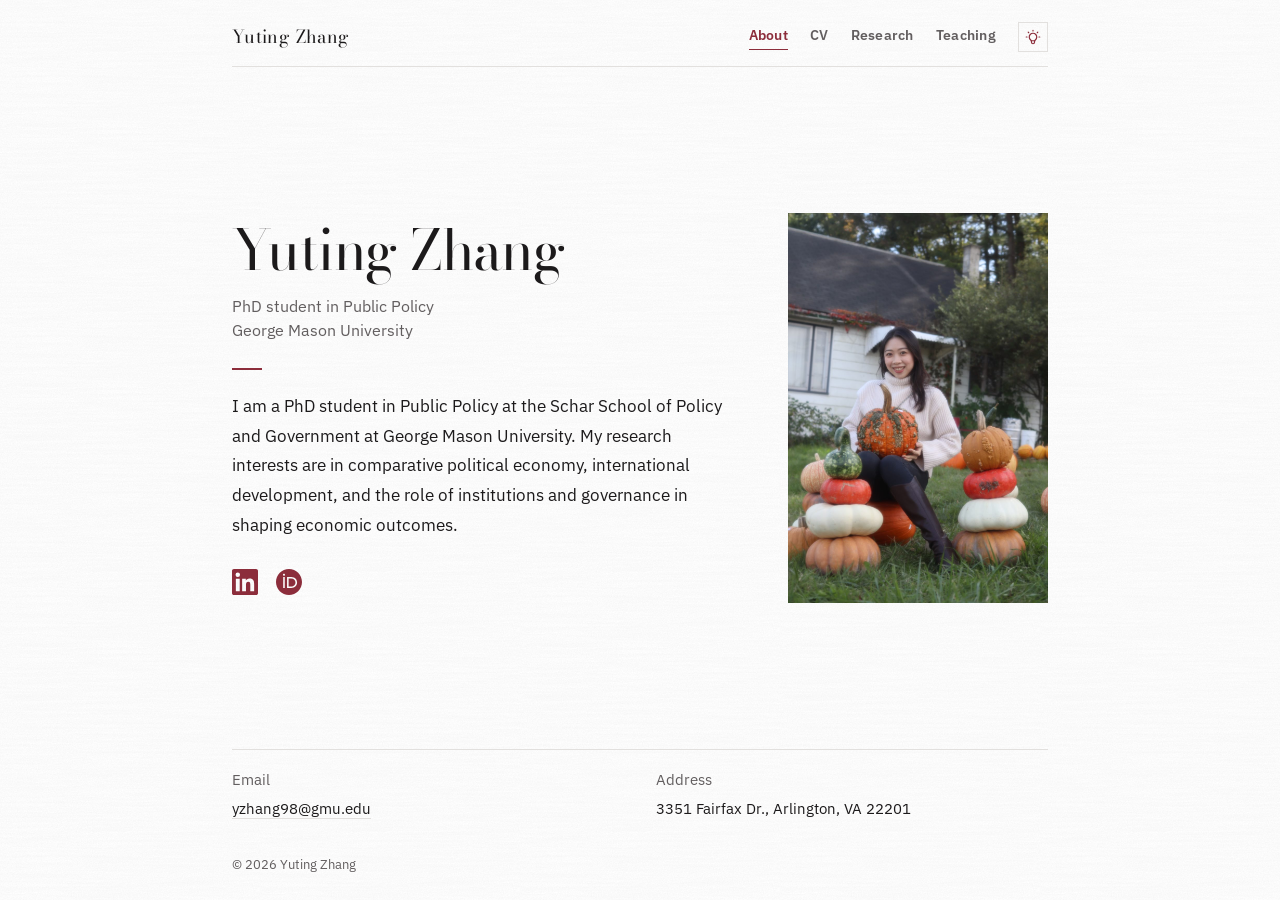
<file: index.html>
<!doctype html>
<html lang="en">
<head>
  <meta charset="utf-8">
  <meta name="viewport" content="width=device-width, initial-scale=1">
  <title>Yuting Zhang</title>
  <meta name="description" content="Yuting Zhang is a PhD student in Public Policy at George Mason University. Her research interests are in comparative political economy and international development.">
  <meta name="theme-color" content="#FFFFFF">
  <link rel="icon" href="data:image/svg+xml,%3Csvg xmlns='http://www.w3.org/2000/svg' viewBox='0 0 32 32'%3E%3Crect width='32' height='32' fill='%238C2D3B'/%3E%3Ctext x='16' y='23' font-family='Georgia,serif' font-size='20' text-anchor='middle' fill='%23fff'%3EY%3C/text%3E%3C/svg%3E">

  <script>
    (function () {
      var t;
      try { t = localStorage.getItem('theme'); } catch (e) {}
      if (t !== 'light' && t !== 'dark') {
        t = window.matchMedia && matchMedia('(prefers-color-scheme: dark)').matches ? 'dark' : 'light';
      }
      document.documentElement.setAttribute('data-theme', t);
    })();
  </script>

  <link rel="preconnect" href="https://fonts.googleapis.com">
  <link rel="preconnect" href="https://fonts.gstatic.com" crossorigin>
  <link href="https://fonts.googleapis.com/css2?family=Bodoni+Moda:wght@400;500&family=IBM+Plex+Sans:wght@400;500;600&display=swap" rel="stylesheet">
  <link rel="stylesheet" href="style.css">

  <script type="application/ld+json">
    {
      "@context": "https://schema.org",
      "@type": "Person",
      "name": "Yuting Zhang",
      "url": "https://yutingzhang6120.github.io/",
      "jobTitle": "PhD student in Public Policy",
      "affiliation": { "@type": "CollegeOrUniversity", "name": "George Mason University" },
      "sameAs": [
        "https://orcid.org/0009-0001-0709-4981",
        "https://www.linkedin.com/in/yuting-zhang-998622172"
      ]
    }
  </script>
</head>
<body>
  <div class="wrap">

    <header class="top">
      <a class="brand" href="./">Yuting Zhang</a>
      <nav class="nav" aria-label="Primary">
        <a href="./" aria-current="page">About</a>
        <a href="cv.html">CV</a>
        <a href="research.html">Research</a>
        <a href="teaching.html">Teaching</a>
      </nav>
      <button id="theme-toggle" class="lamp" type="button" aria-label="Switch to dark mode" title="Switch light / dark">
        <svg viewBox="0 0 24 24" width="18" height="18" fill="none" stroke="currentColor" stroke-width="1.6" stroke-linecap="round" stroke-linejoin="round" aria-hidden="true">
          <g class="rays"><path d="M3 12h1m8-9v1m8 8h1m-15.4-6.4l.7.7m12.1-.7l-.7.7"/></g>
          <path d="M9 16a5 5 0 1 1 6 0a3.5 3.5 0 0 0-1 3a2 2 0 0 1-4 0a3.5 3.5 0 0 0-1-3"/>
          <path d="M9.7 17h4.6"/>
        </svg>
      </button>
    </header>

    <main class="home">
      <section class="hero">
        <div class="intro">
          <h1>Yuting Zhang</h1>
          <p class="role">PhD student in Public Policy<br>George Mason University</p>
          <span class="bar" aria-hidden="true"></span>
          <p class="bio">I am a PhD student in Public Policy at the Schar School of Policy and Government at George Mason University. My research interests are in comparative political economy, international development, and the role of institutions and governance in shaping economic outcomes.</p>
          <p class="links">
            <a class="icon-link" href="https://www.linkedin.com/in/yuting-zhang-998622172" target="_blank" rel="noopener noreferrer" aria-label="Yuting Zhang on LinkedIn" title="LinkedIn">
              <svg viewBox="0 0 24 24" width="26" height="26" fill="currentColor" aria-hidden="true"><path d="M20.447 20.452h-3.554v-5.569c0-1.328-.027-3.037-1.852-3.037-1.853 0-2.136 1.445-2.136 2.939v5.667H9.351V9h3.414v1.561h.046c.477-.9 1.637-1.85 3.37-1.85 3.601 0 4.267 2.37 4.267 5.455v6.286zM5.337 7.433a2.062 2.062 0 0 1-2.063-2.065 2.064 2.064 0 1 1 2.063 2.065zm1.782 13.019H3.555V9h3.564v11.452zM22.225 0H1.771C.792 0 0 .774 0 1.729v20.542C0 23.227.792 24 1.771 24h20.451C23.2 24 24 23.227 24 22.271V1.729C24 .774 23.2 0 22.222 0h.003z"/></svg>
            </a>
            <a class="icon-link" href="https://orcid.org/0009-0001-0709-4981" target="_blank" rel="noopener noreferrer me" aria-label="Yuting Zhang on ORCID" title="ORCID 0009-0001-0709-4981">
              <svg viewBox="0 0 24 24" width="26" height="26" fill="currentColor" aria-hidden="true"><path d="M12 0C5.372 0 0 5.372 0 12s5.372 12 12 12 12-5.372 12-12S18.628 0 12 0zM7.369 4.378c.525 0 .947.431.947.947s-.422.947-.947.947a.95.95 0 0 1-.947-.947c0-.525.422-.947.947-.947zm-.722 3.038h1.444v10.041H6.647V7.416zm3.562 0h3.9c3.712 0 5.344 2.653 5.344 5.025 0 2.578-2.016 5.025-5.325 5.025h-3.919V7.416zm1.444 1.303v7.444h2.297c3.272 0 4.022-2.484 4.022-3.722 0-2.016-1.284-3.722-4.097-3.722h-2.222z"/></svg>
            </a>
          </p>
        </div>
        <img class="portrait" src="yuting.jpg" width="1000" height="1500" alt="Yuting Zhang holding a pumpkin at a pumpkin patch">
      </section>

      <section class="contact" aria-label="Contact">
        <div>
          <h2>Email</h2>
          <a href="mailto:yzhang98@gmu.edu">yzhang98@gmu.edu</a>
        </div>
        <div>
          <h2>Address</h2>
          <address>3351 Fairfax Dr., Arlington, VA 22201</address>
        </div>
      </section>
    </main>

    <footer>&copy; 2026 Yuting Zhang</footer>
  </div>

  <script src="script.js"></script>
</body>
</html>
</file>
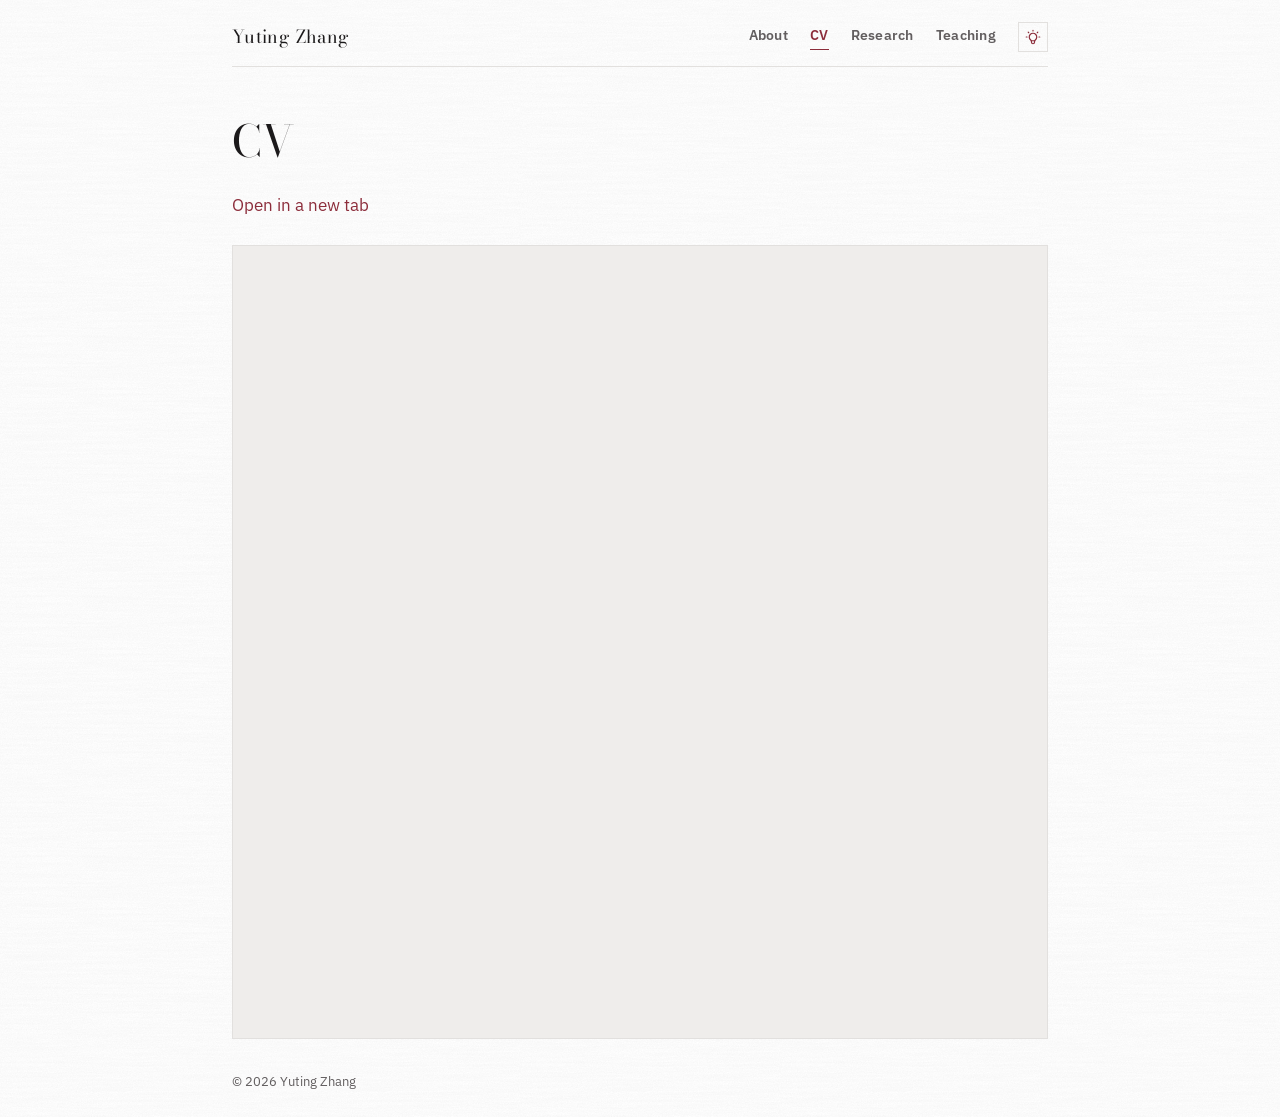
<file: cv.html>
<!doctype html>
<html lang="en">
<head>
  <meta charset="utf-8">
  <meta name="viewport" content="width=device-width, initial-scale=1">
  <title>CV · Yuting Zhang</title>
  <meta name="description" content="Curriculum vitae of Yuting Zhang, PhD student in Public Policy at George Mason University.">
  <meta name="theme-color" content="#FFFFFF">
  <link rel="icon" href="data:image/svg+xml,%3Csvg xmlns='http://www.w3.org/2000/svg' viewBox='0 0 32 32'%3E%3Crect width='32' height='32' fill='%238C2D3B'/%3E%3Ctext x='16' y='23' font-family='Georgia,serif' font-size='20' text-anchor='middle' fill='%23fff'%3EY%3C/text%3E%3C/svg%3E">

  <script>
    (function () {
      var t;
      try { t = localStorage.getItem('theme'); } catch (e) {}
      if (t !== 'light' && t !== 'dark') {
        t = window.matchMedia && matchMedia('(prefers-color-scheme: dark)').matches ? 'dark' : 'light';
      }
      document.documentElement.setAttribute('data-theme', t);
    })();
  </script>

  <link rel="preconnect" href="https://fonts.googleapis.com">
  <link rel="preconnect" href="https://fonts.gstatic.com" crossorigin>
  <link href="https://fonts.googleapis.com/css2?family=Bodoni+Moda:wght@400;500&family=IBM+Plex+Sans:wght@400;500;600&display=swap" rel="stylesheet">
  <link rel="stylesheet" href="style.css">
</head>
<body>
  <div class="wrap">

    <header class="top">
      <a class="brand" href="./">Yuting Zhang</a>
      <nav class="nav" aria-label="Primary">
        <a href="./">About</a>
        <a href="cv.html" aria-current="page">CV</a>
        <a href="research.html">Research</a>
        <a href="teaching.html">Teaching</a>
      </nav>
      <button id="theme-toggle" class="lamp" type="button" aria-label="Switch to dark mode" title="Switch light / dark">
        <svg viewBox="0 0 24 24" width="18" height="18" fill="none" stroke="currentColor" stroke-width="1.6" stroke-linecap="round" stroke-linejoin="round" aria-hidden="true">
          <g class="rays"><path d="M3 12h1m8-9v1m8 8h1m-15.4-6.4l.7.7m12.1-.7l-.7.7"/></g>
          <path d="M9 16a5 5 0 1 1 6 0a3.5 3.5 0 0 0-1 3a2 2 0 0 1-4 0a3.5 3.5 0 0 0-1-3"/>
          <path d="M9.7 17h4.6"/>
        </svg>
      </button>
    </header>

    <main>
      <h1 class="page-title">CV</h1>
      <a class="cv-open" href="Yuting%20Zhang_CV_9th%20Oct,2026.pdf" target="_blank" rel="noopener">Open in a new tab</a>
      <div class="pdf-frame">
        <iframe src="Yuting%20Zhang_CV_9th%20Oct,2026.pdf#view=FitH" title="CV of Yuting Zhang (PDF)" loading="lazy"></iframe>
      </div>
    </main>

    <footer>&copy; 2026 Yuting Zhang</footer>
  </div>

  <script src="script.js"></script>
</body>
</html>
</file>
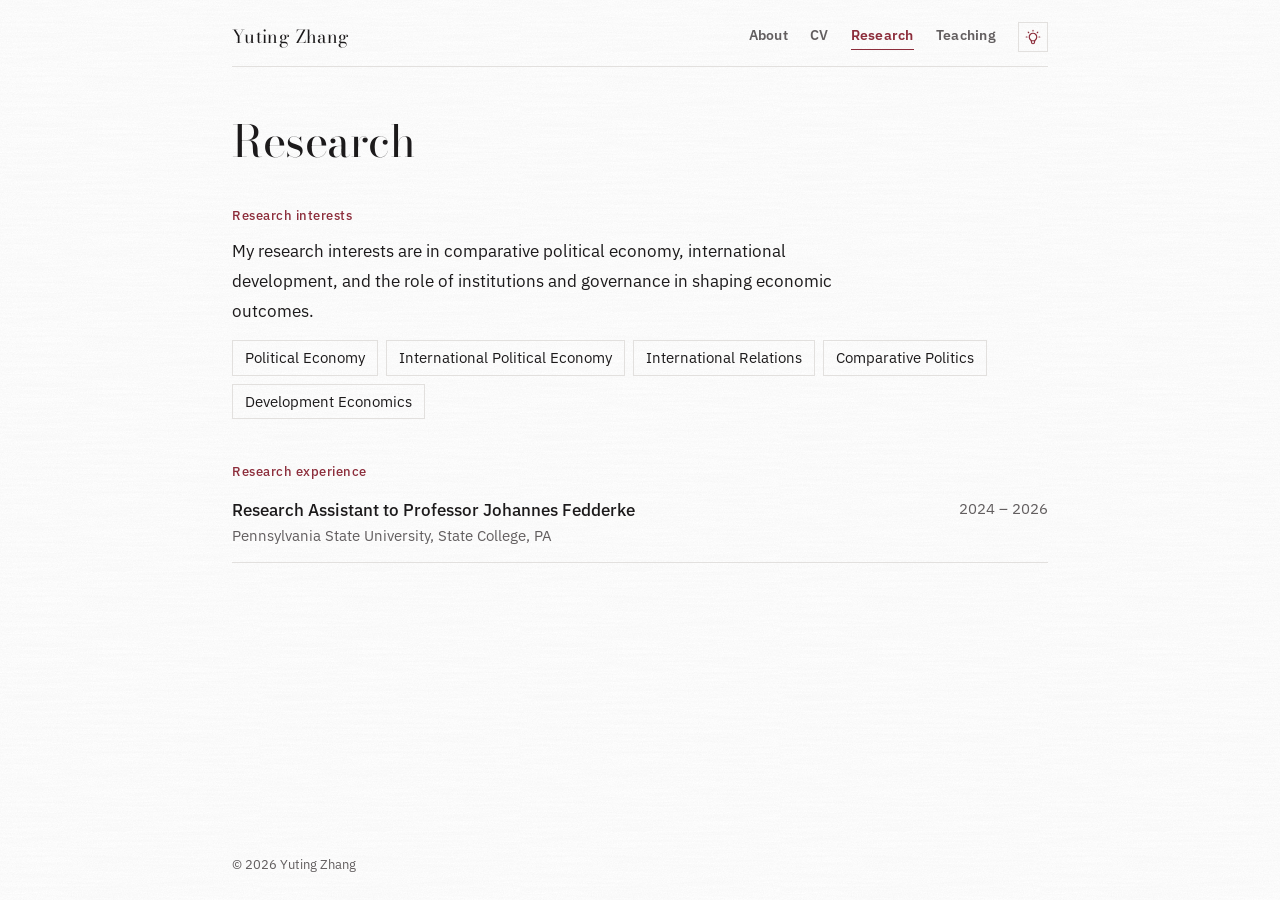
<file: research.html>
<!doctype html>
<html lang="en">
<head>
  <meta charset="utf-8">
  <meta name="viewport" content="width=device-width, initial-scale=1">
  <title>Research · Yuting Zhang</title>
  <meta name="description" content="Research of Yuting Zhang: comparative political economy, international development, and institutions and governance.">
  <meta name="theme-color" content="#FFFFFF">
  <link rel="icon" href="data:image/svg+xml,%3Csvg xmlns='http://www.w3.org/2000/svg' viewBox='0 0 32 32'%3E%3Crect width='32' height='32' fill='%238C2D3B'/%3E%3Ctext x='16' y='23' font-family='Georgia,serif' font-size='20' text-anchor='middle' fill='%23fff'%3EY%3C/text%3E%3C/svg%3E">

  <script>
    (function () {
      var t;
      try { t = localStorage.getItem('theme'); } catch (e) {}
      if (t !== 'light' && t !== 'dark') {
        t = window.matchMedia && matchMedia('(prefers-color-scheme: dark)').matches ? 'dark' : 'light';
      }
      document.documentElement.setAttribute('data-theme', t);
    })();
  </script>

  <link rel="preconnect" href="https://fonts.googleapis.com">
  <link rel="preconnect" href="https://fonts.gstatic.com" crossorigin>
  <link href="https://fonts.googleapis.com/css2?family=Bodoni+Moda:wght@400;500&family=IBM+Plex+Sans:wght@400;500;600&display=swap" rel="stylesheet">
  <link rel="stylesheet" href="style.css">
</head>
<body>
  <div class="wrap">

    <header class="top">
      <a class="brand" href="./">Yuting Zhang</a>
      <nav class="nav" aria-label="Primary">
        <a href="./">About</a>
        <a href="cv.html">CV</a>
        <a href="research.html" aria-current="page">Research</a>
        <a href="teaching.html">Teaching</a>
      </nav>
      <button id="theme-toggle" class="lamp" type="button" aria-label="Switch to dark mode" title="Switch light / dark">
        <svg viewBox="0 0 24 24" width="18" height="18" fill="none" stroke="currentColor" stroke-width="1.6" stroke-linecap="round" stroke-linejoin="round" aria-hidden="true">
          <g class="rays"><path d="M3 12h1m8-9v1m8 8h1m-15.4-6.4l.7.7m12.1-.7l-.7.7"/></g>
          <path d="M9 16a5 5 0 1 1 6 0a3.5 3.5 0 0 0-1 3a2 2 0 0 1-4 0a3.5 3.5 0 0 0-1-3"/>
          <path d="M9.7 17h4.6"/>
        </svg>
      </button>
    </header>

    <main>
      <h1 class="page-title">Research</h1>

      <section class="section">
        <h2 class="section-title">Research interests</h2>
        <p class="prose">My research interests are in comparative political economy, international development, and the role of institutions and governance in shaping economic outcomes.</p>
        <ul class="fields">
          <li>Political Economy</li>
          <li>International Political Economy</li>
          <li>International Relations</li>
          <li>Comparative Politics</li>
          <li>Development Economics</li>
        </ul>
      </section>

      <!-- Add papers here as a new section, e.g. "Working papers", using the same .entry blocks as below. -->

      <section class="section">
        <h2 class="section-title">Research experience</h2>
        <div class="entry">
          <div>
            <p class="entry-title">Research Assistant to Professor Johannes Fedderke</p>
            <p class="entry-sub">Pennsylvania State University, State College, PA</p>
          </div>
          <span class="entry-when">2024 – 2026</span>
        </div>
      </section>
    </main>

    <footer>&copy; 2026 Yuting Zhang</footer>
  </div>

  <script src="script.js"></script>
</body>
</html>
</file>
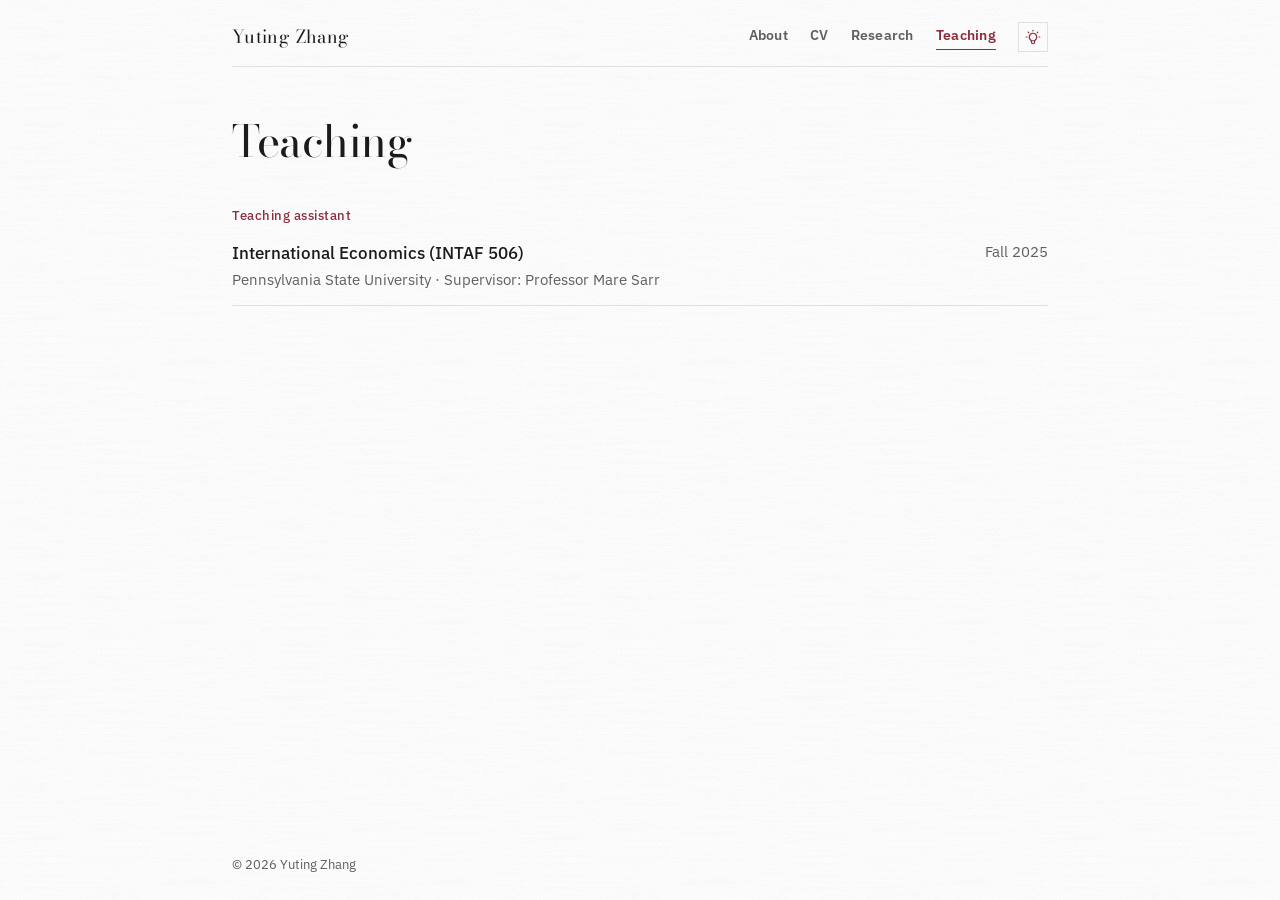
<file: teaching.html>
<!doctype html>
<html lang="en">
<head>
  <meta charset="utf-8">
  <meta name="viewport" content="width=device-width, initial-scale=1">
  <title>Teaching · Yuting Zhang</title>
  <meta name="description" content="Teaching experience of Yuting Zhang.">
  <meta name="theme-color" content="#FFFFFF">
  <link rel="icon" href="data:image/svg+xml,%3Csvg xmlns='http://www.w3.org/2000/svg' viewBox='0 0 32 32'%3E%3Crect width='32' height='32' fill='%238C2D3B'/%3E%3Ctext x='16' y='23' font-family='Georgia,serif' font-size='20' text-anchor='middle' fill='%23fff'%3EY%3C/text%3E%3C/svg%3E">

  <script>
    (function () {
      var t;
      try { t = localStorage.getItem('theme'); } catch (e) {}
      if (t !== 'light' && t !== 'dark') {
        t = window.matchMedia && matchMedia('(prefers-color-scheme: dark)').matches ? 'dark' : 'light';
      }
      document.documentElement.setAttribute('data-theme', t);
    })();
  </script>

  <link rel="preconnect" href="https://fonts.googleapis.com">
  <link rel="preconnect" href="https://fonts.gstatic.com" crossorigin>
  <link href="https://fonts.googleapis.com/css2?family=Bodoni+Moda:wght@400;500&family=IBM+Plex+Sans:wght@400;500;600&display=swap" rel="stylesheet">
  <link rel="stylesheet" href="style.css">
</head>
<body>
  <div class="wrap">

    <header class="top">
      <a class="brand" href="./">Yuting Zhang</a>
      <nav class="nav" aria-label="Primary">
        <a href="./">About</a>
        <a href="cv.html">CV</a>
        <a href="research.html">Research</a>
        <a href="teaching.html" aria-current="page">Teaching</a>
      </nav>
      <button id="theme-toggle" class="lamp" type="button" aria-label="Switch to dark mode" title="Switch light / dark">
        <svg viewBox="0 0 24 24" width="18" height="18" fill="none" stroke="currentColor" stroke-width="1.6" stroke-linecap="round" stroke-linejoin="round" aria-hidden="true">
          <g class="rays"><path d="M3 12h1m8-9v1m8 8h1m-15.4-6.4l.7.7m12.1-.7l-.7.7"/></g>
          <path d="M9 16a5 5 0 1 1 6 0a3.5 3.5 0 0 0-1 3a2 2 0 0 1-4 0a3.5 3.5 0 0 0-1-3"/>
          <path d="M9.7 17h4.6"/>
        </svg>
      </button>
    </header>

    <main>
      <h1 class="page-title">Teaching</h1>

      <section class="section">
        <h2 class="section-title">Teaching assistant</h2>
        <div class="entry">
          <div>
            <p class="entry-title">International Economics (INTAF 506)</p>
            <p class="entry-sub">Pennsylvania State University · Supervisor: Professor Mare Sarr</p>
          </div>
          <span class="entry-when">Fall 2025</span>
        </div>
      </section>
    </main>

    <footer>&copy; 2026 Yuting Zhang</footer>
  </div>

  <script src="script.js"></script>
</body>
</html>
</file>
<file: style.css>
:root {
  --bg: #FFFFFF;
  --ink: #1C1A1B;
  --sec: #625E5F;
  --acc: #8C2D3B;
  --line: #E2E0DE;
  --ph: #EFEDEB;
  --paper: url("data:image/svg+xml;utf8,%3Csvg xmlns='http://www.w3.org/2000/svg' width='260' height='260'%3E%3Cfilter id='a'%3E%3CfeTurbulence type='fractalNoise' baseFrequency='.8' numOctaves='3' stitchTiles='stitch'/%3E%3CfeColorMatrix values='0 0 0 0 .3 0 0 0 0 .3 0 0 0 0 .3 .09 0 0 0 -.015'/%3E%3C/filter%3E%3Cfilter id='b'%3E%3CfeTurbulence type='fractalNoise' baseFrequency='.012 .45' numOctaves='2' stitchTiles='stitch'/%3E%3CfeColorMatrix values='0 0 0 0 .35 0 0 0 0 .35 0 0 0 0 .35 .06 0 0 0 -.015'/%3E%3C/filter%3E%3Crect width='100%25' height='100%25' filter='url(%23a)'/%3E%3Crect width='100%25' height='100%25' filter='url(%23b)'/%3E%3C/svg%3E");
  --serif: 'Bodoni Moda', 'Bodoni 72', Didot, serif;
  --sans: 'IBM Plex Sans', 'Helvetica Neue', Arial, sans-serif;
  color-scheme: light;
}

:root[data-theme="dark"] {
  --bg: #14161A;
  --ink: #E6E8E6;
  --sec: #8F948F;
  --acc: #B8A06A;
  --line: #2A2D32;
  --ph: #24282D;
  --paper: none;
  color-scheme: dark;
}

@media (prefers-color-scheme: dark) {
  :root:not([data-theme]) {
    --bg: #14161A;
    --ink: #E6E8E6;
    --sec: #8F948F;
    --acc: #B8A06A;
    --line: #2A2D32;
    --ph: #24282D;
    --paper: none;
    color-scheme: dark;
  }
}

* { box-sizing: border-box; }

html { -webkit-text-size-adjust: 100%; }

body {
  margin: 0;
  background-color: var(--bg);
  background-image: var(--paper);
  color: var(--ink);
  font: 400 16px/1.7 var(--sans);
  transition: background-color .25s, color .25s;
}

::selection { background: var(--acc); color: var(--bg); }

:focus-visible { outline: 2px solid var(--acc); outline-offset: 3px; }

.wrap {
  display: flex;
  flex-direction: column;
  min-height: 100vh;
  min-height: 100dvh;
  max-width: 880px;
  margin: 0 auto;
  padding: 0 32px;
}
.wrap > main { flex: 1; }

/* header */
.top {
  display: flex;
  flex-wrap: wrap;
  align-items: center;
  gap: 12px 22px;
  padding: 22px 0 14px;
  border-bottom: 1px solid var(--line);
}

.brand {
  margin-right: auto;
  font: 400 18px/1 var(--serif);
  letter-spacing: .02em;
  color: var(--ink);
  text-decoration: none;
}

.nav { display: flex; gap: 22px; font-size: 14px; font-weight: 600; letter-spacing: .02em; }
.nav a {
  color: var(--sec);
  text-decoration: none;
  border-bottom: 1px solid transparent;
  padding-bottom: 2px;
  transition: color .2s, border-color .2s;
}
.nav a:hover,
.nav a[aria-current="page"] { color: var(--acc); border-color: var(--acc); }

.lamp {
  width: 30px;
  height: 30px;
  padding: 0;
  display: flex;
  align-items: center;
  justify-content: center;
  border: 1px solid var(--line);
  border-radius: 0;
  background: transparent;
  color: var(--acc);
  cursor: pointer;
  transition: border-color .2s;
}
.lamp:hover { border-color: var(--acc); }
:root[data-theme="dark"] .lamp .rays { display: none; }

/* hero */
/* home page: the photo and the text sit centered between the header and the contact block */
.home { display: flex; flex-direction: column; }

.hero {
  display: grid;
  grid-template-columns: minmax(0, 1fr) 260px;
  gap: 56px;
  align-items: center;
  align-content: center;
  padding: 32px 0;
}
.home .hero { flex: 1; }

h1 {
  margin: 0;
  font: 400 clamp(2.6rem, 7vw, 3.5rem)/1 var(--serif);
  letter-spacing: -.01em;
}

.role {
  margin: 16px 0 0;
  color: var(--sec);
  line-height: 1.5;
}

.bar {
  display: block;
  width: 30px;
  height: 2px;
  margin: 26px 0 22px;
  background: var(--acc);
}

.bio {
  margin: 0;
  max-width: 34em;
  font-size: 1.0625rem;
  line-height: 1.75;
}

.links { margin: 28px 0 0; display: flex; gap: 18px; }

.icon-link {
  display: inline-flex;
  color: var(--acc);
  transition: opacity .2s;
}
.icon-link:hover { opacity: .7; }

.portrait {
  display: block;
  width: 260px;
  height: auto;
  aspect-ratio: 2 / 3;
  background: var(--ph);
}

/* contact */
.contact {
  display: grid;
  grid-template-columns: repeat(2, minmax(0, 1fr));
  gap: 32px;
  margin-top: 0;
  padding-top: 18px;
  border-top: 1px solid var(--line);
  font-size: .9375rem;
  line-height: 1.65;
}

.contact h2 {
  margin: 0 0 4px;
  font: inherit;
  color: var(--sec);
}

.contact address { font-style: normal; }

.contact a {
  color: inherit;
  text-decoration: none;
  border-bottom: 1px solid var(--line);
  transition: border-color .2s;
}
.contact a:hover { border-color: var(--acc); }

/* inner pages: cv, research, teaching */
.page-title {
  margin: 52px 0 0;
  font: 400 clamp(2.3rem, 6vw, 2.75rem)/1 var(--serif);
  letter-spacing: -.01em;
}

.cv-open {
  display: inline-block;
  margin-top: 28px;
  color: var(--acc);
  font-size: 1.0625rem;
  text-decoration: none;
  border-bottom: 1px solid transparent;
  transition: border-color .2s;
}
.cv-open:hover { border-color: var(--acc); }

.pdf-frame {
  margin-top: 24px;
  border: 1px solid var(--line);
  background: var(--ph);
}
.pdf-frame iframe {
  display: block;
  width: 100%;
  height: 88vh;
  min-height: 640px;
  border: 0;
}

.section { margin-top: 44px; }

.section-title {
  margin: 0 0 2px;
  font: 500 13px/1.4 var(--sans);
  letter-spacing: .04em;
  color: var(--acc);
}

.entry {
  display: grid;
  grid-template-columns: minmax(0, 1fr) auto;
  column-gap: 28px;
  padding: 14px 0;
  border-bottom: 1px solid var(--line);
}

.entry-title {
  margin: 0;
  font-size: 1.0625rem;
  font-weight: 500;
  line-height: 1.45;
}

.entry-sub {
  margin: 2px 0 0;
  color: var(--sec);
  font-size: .9375rem;
  line-height: 1.55;
}

.entry-when {
  color: var(--sec);
  font-size: .9375rem;
  line-height: 1.45;
  text-align: right;
  white-space: nowrap;
}

.prose {
  margin: 12px 0 0;
  max-width: 36em;
  font-size: 1.0625rem;
  line-height: 1.75;
}

.fields {
  display: flex;
  flex-wrap: wrap;
  gap: 8px;
  margin: 14px 0 0;
  padding: 0;
  list-style: none;
}
.fields li {
  padding: 4px 12px;
  border: 1px solid var(--line);
  font-size: .9375rem;
}

footer {
  margin: 32px 0 24px;
  font-size: .8125rem;
  color: var(--sec);
}

@media (max-width: 720px) {
  .wrap { padding: 0 22px; }
  .hero { grid-template-columns: 1fr; gap: 32px;  }
  .portrait { order: -1; width: 200px; }
  .contact { grid-template-columns: 1fr; gap: 20px; margin-top: 0; }
  .nav { order: 3; width: 100%; gap: 20px; }
  .page-title { margin-top: 36px; }
  .pdf-frame { display: none; } /* phones can't show embedded PDFs well; the link above opens it instead */
  .entry { grid-template-columns: 1fr; }
  .entry-when { text-align: left; margin-top: 2px; }
  footer { margin-top: 28px; }
}

@media (prefers-reduced-motion: reduce) {
  * { transition: none !important; }
}
</file>
